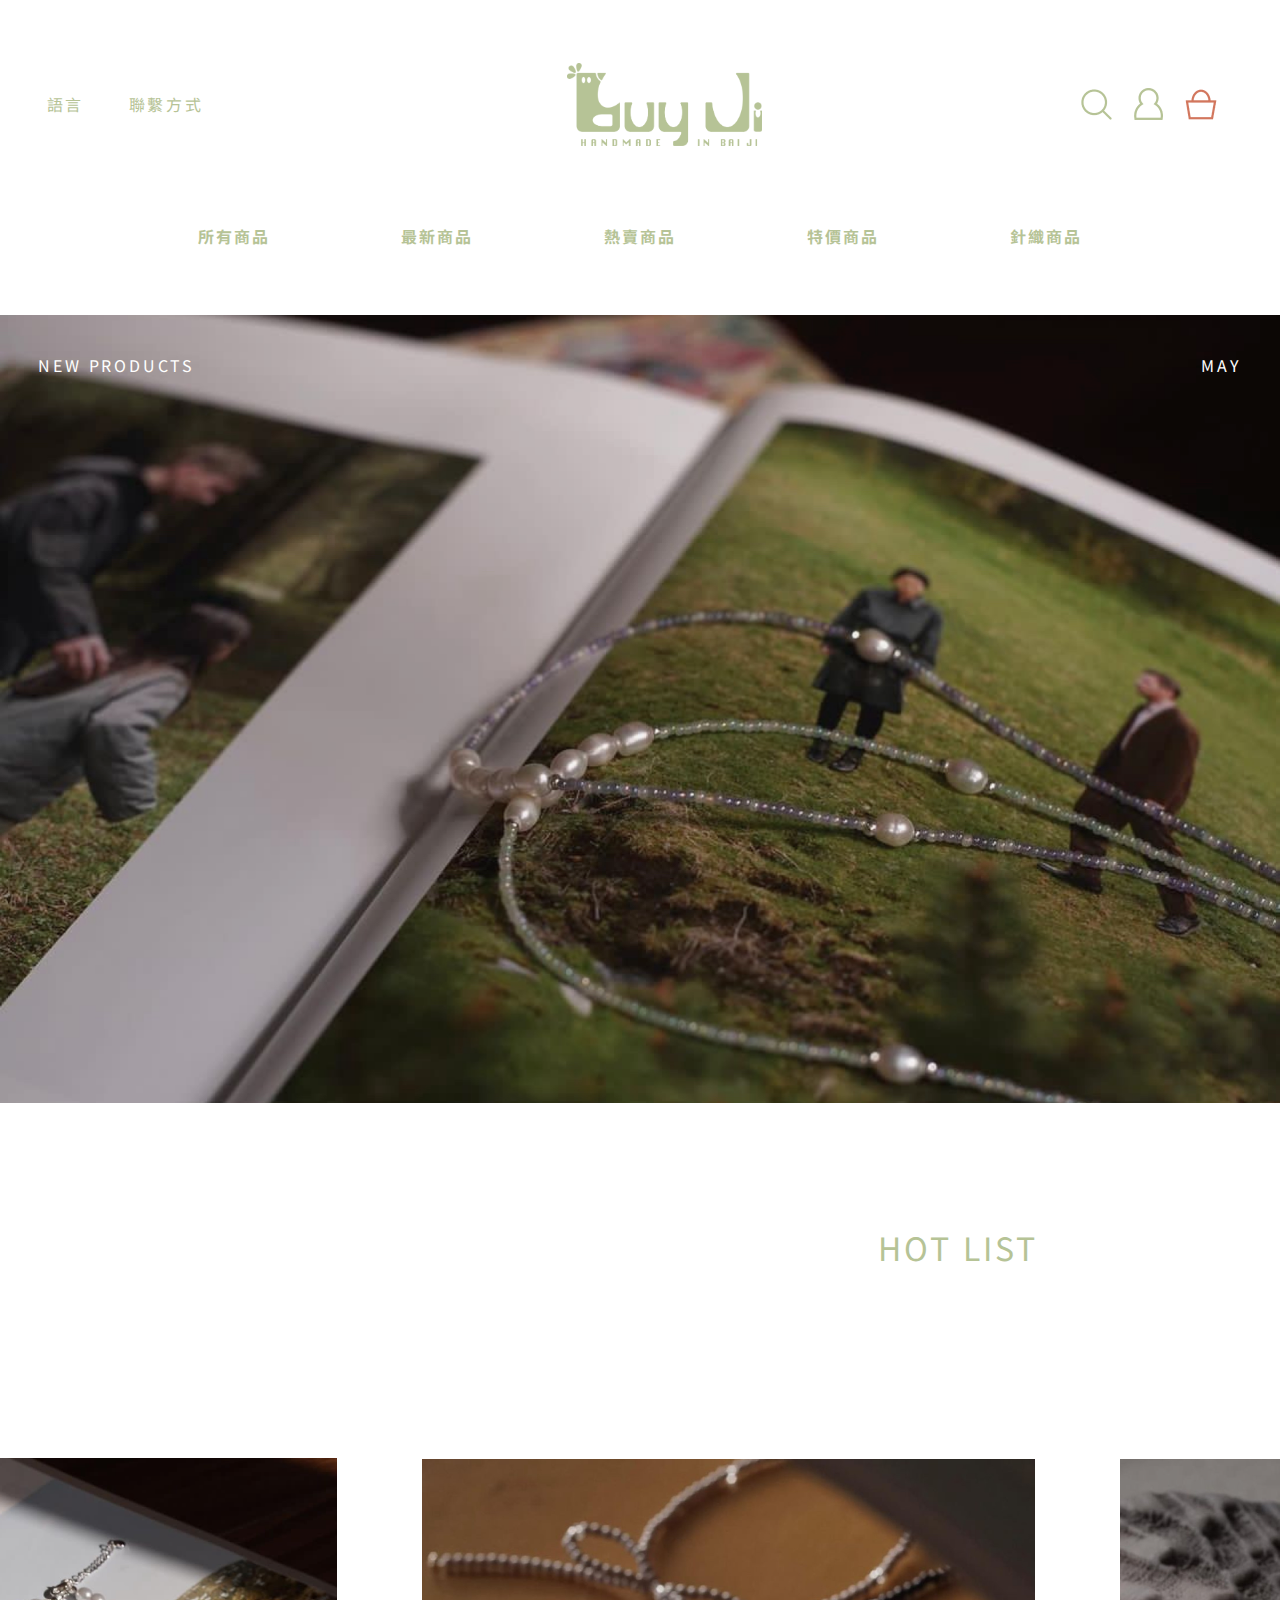
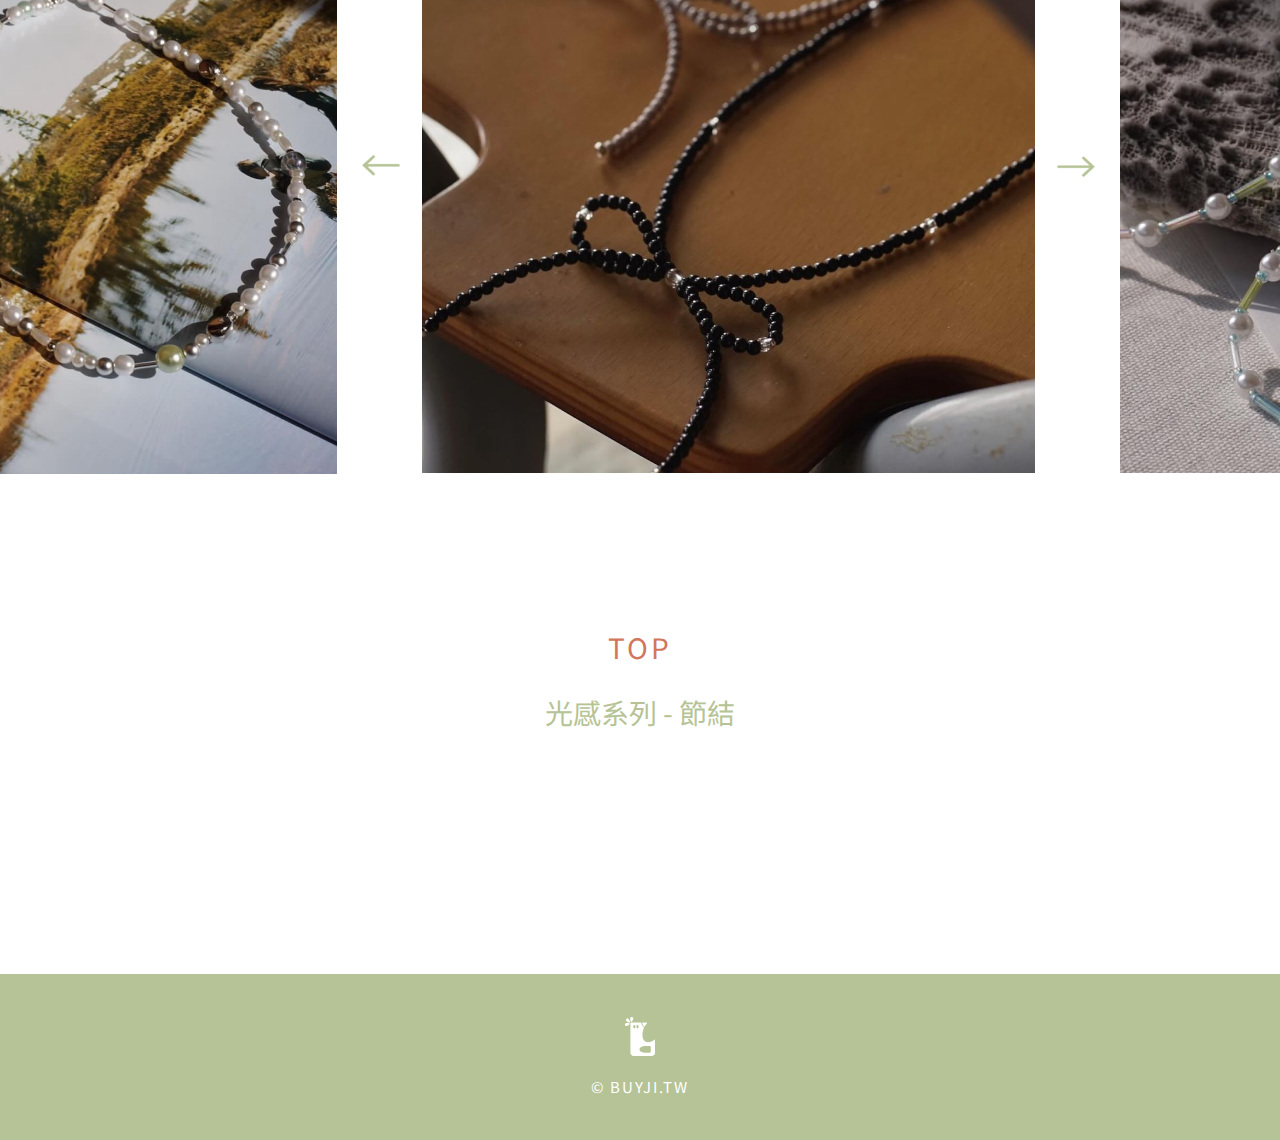
<file: index.html>
<!DOCTYPE html>
<html lang="en">
<head>
    <meta charset="UTF-8">
    <link rel="stylesheet" href="./css/style.css">
    <link rel="preconnect" href="https://fonts.googleapis.com">
    <link rel="preconnect" href="https://fonts.gstatic.com" crossorigin>
    <link href="https://fonts.googleapis.com/css2?family=Noto+Sans+TC:wght@100;200;300;400;500;600;700;800;900&display=swap" rel="stylesheet">
    <link rel="shortcut icon" href="./img/favicon.ico" />
    <link rel="icon" href="./img/favicon.ico" />
    <meta name="viewport" content="width=device-width, initial-scale=1.0">
    <title>BUY JI 㿟雞</title>
</head>
<body>
    <header>
        <div class="inheader">
        <div  class='text'>語言</div>
        <div  class='text'>聯繫方式</div>
        
        <a class='logo' href="./index.html" ><img src="./img/logo.png" alt="logo"></a>
        <img class='icon' src="./img/search.png" alt="search">
        <img class='icon' src="./img/personal.png" alt="personal">
        <img class='icon' src="./img/buybag.png" alt="buybag">
        </div>
    </header>

    <nav>
        <ul type="none">
            <li class="text"><a href="./allprpduct.html">所有商品</a></li>
            <li class="text"><p>最新商品</p></li>
            <li class="text"><p>熱賣商品</p></li>
            <li class="text"><p>特價商品</p></li>
            <li class="text"><p>針織商品</p></li>
        </ul>
    </nav>

    <article>
        <div class="cover_text">
        <p>NEW PRODUCTS</p>
        <p>MAY</p>
        </div>
        <div  class='cover' >
            <img src="./img/product/main_cover.png" alt="cover"></div>
        <div  class='dot'>
            <img src="./img/dot.png" alt="dot"></div>
            <p class="hotlist" >HOT LIST</p>
            
        <div class="product_img">
        <a  >
            <img src="./img/product/IMG_hotlist_1.png" alt="L_hotlist"></a>
        <a  class='arrow' >
            <img src="./img/L_arrow.png" alt="L_arrow"></a>
        <a  href="./knot.html">
            <img src="./img/product/IMG_hotlist_2.png" alt="M_hotlist"></a>
        <a  class='arrow' >
            <img src="./img/R_arrow.png" alt="R_arrow"></a>
        <a  class="R_hotlist">
            <img src="./img/product/IMG_hotlist_3.png" alt="R_hotlist"></a></div>
        <p class='TOP' >TOP</p>
        <p class="pro_name"><a href="./knot.html">光感系列 - 節結</a></p>
    </article>

    <footer>
        <div  class='slogo'>
            <img src="./img/s_logo.png" alt="s_logo"></div>
        <p class='© BUYJI.TW' >© BUYJI.TW</p>
    </footer>

</body>
</html>
</file>
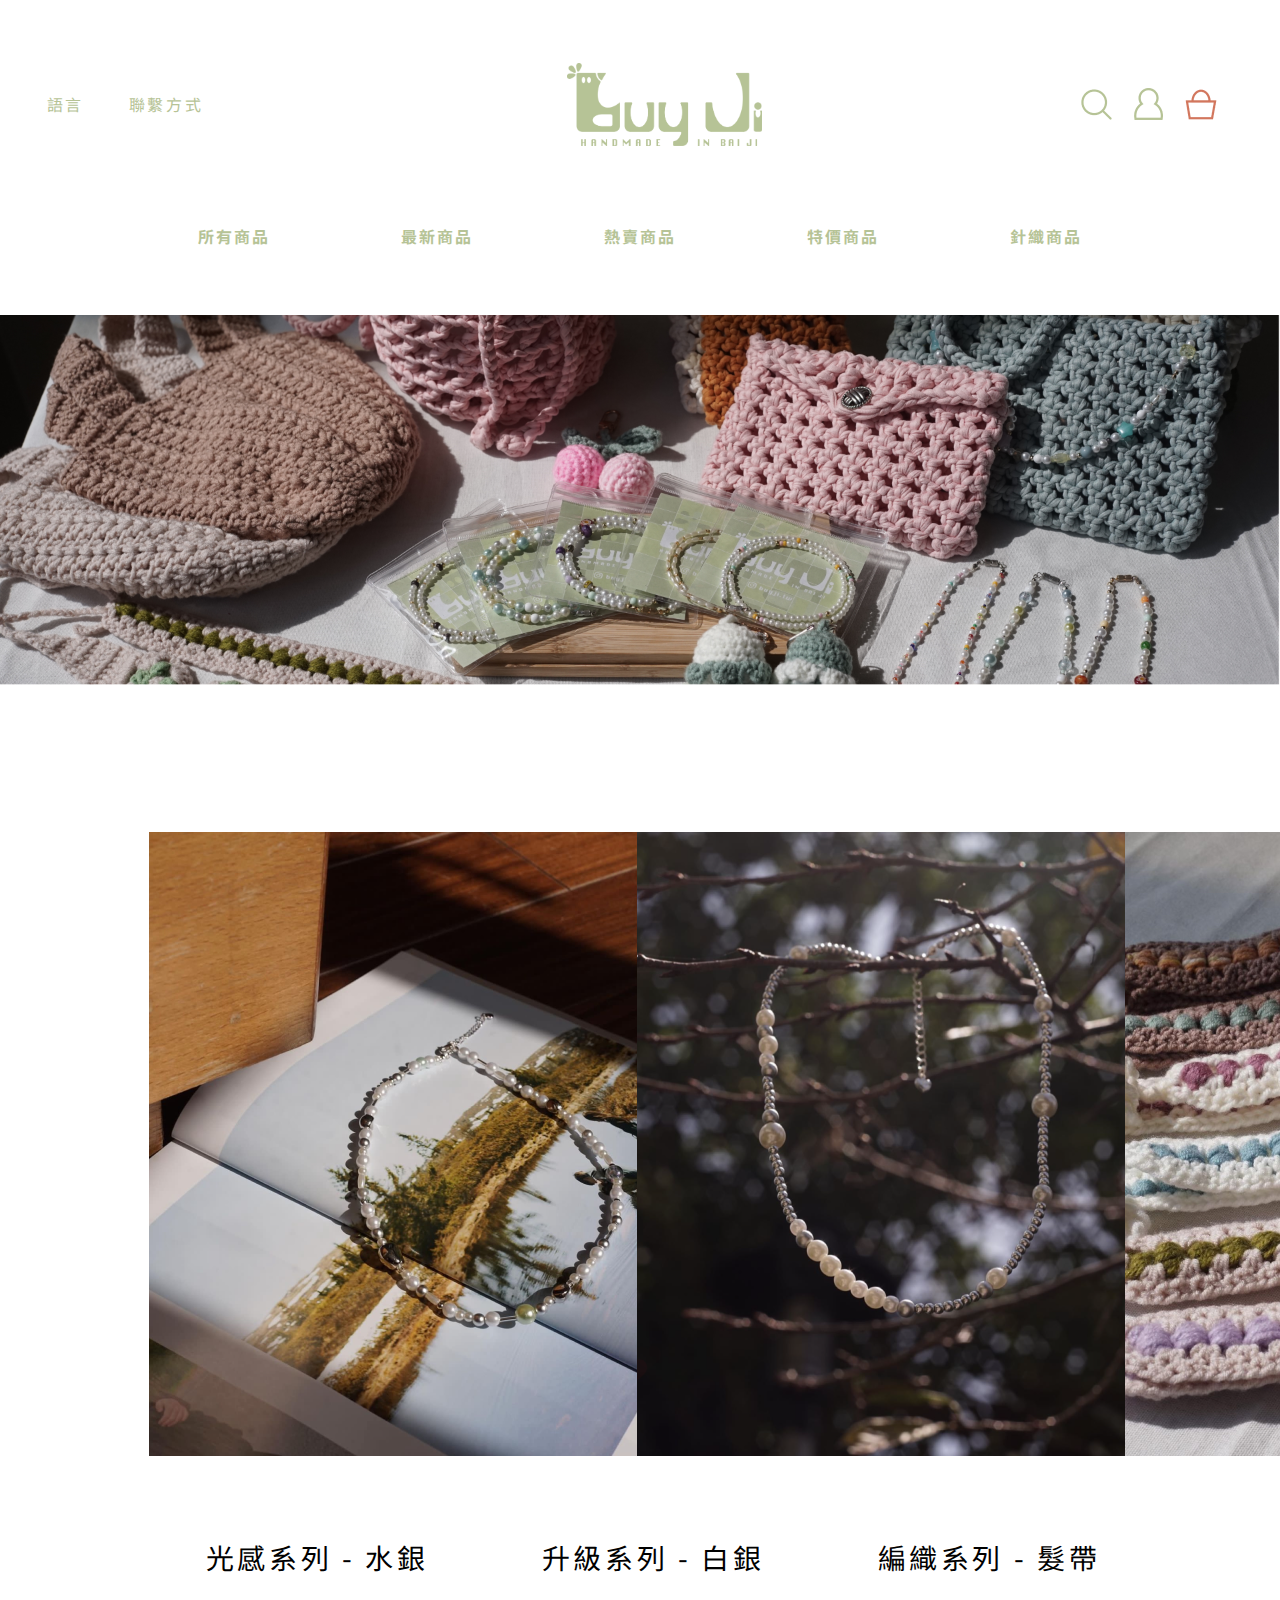
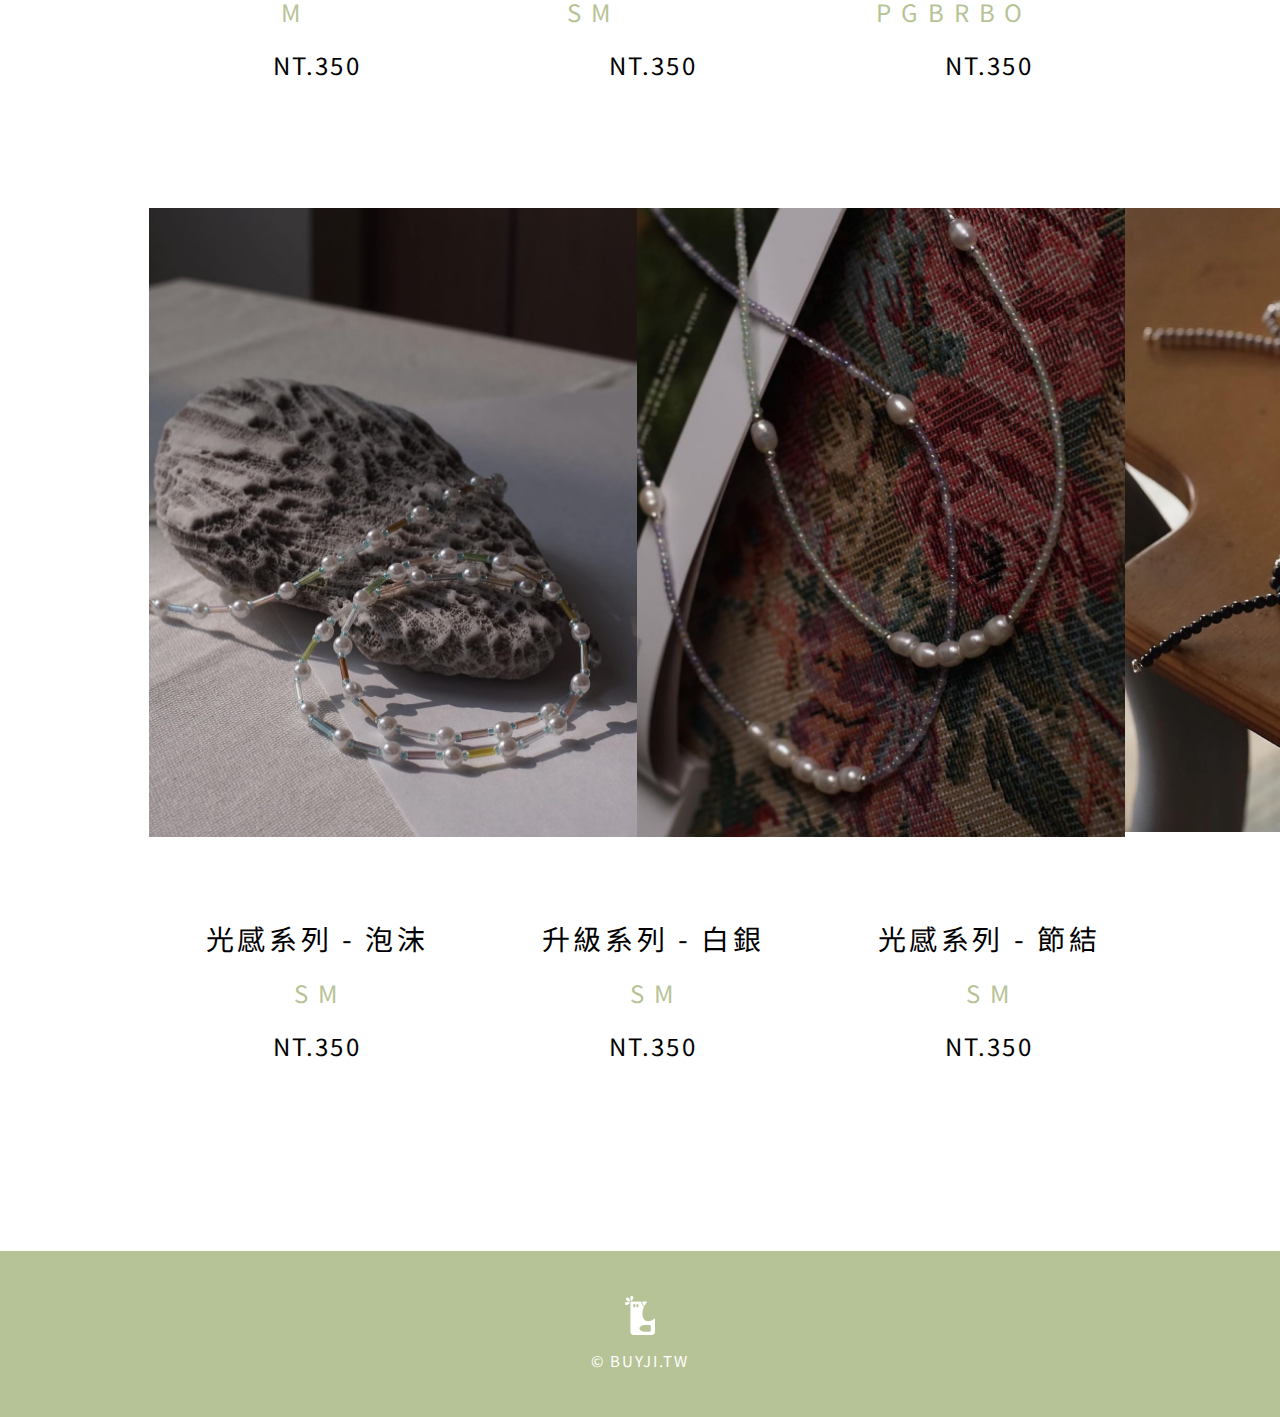
<file: allprpduct.html>
<!DOCTYPE html>
<html lang="en">
<head>
    <meta charset="UTF-8">
    <link rel="stylesheet" href="./css/style.css">
    <link rel="preconnect" href="https://fonts.googleapis.com">
    <link rel="preconnect" href="https://fonts.gstatic.com" crossorigin>
    <link href="https://fonts.googleapis.com/css2?family=Noto+Sans+TC:wght@100;200;300;400;500;600;700;800;900&display=swap" rel="stylesheet">
    <link rel="shortcut icon" href="./img/favicon.ico" />
    <link rel="icon" href="./img/favicon.ico" />
    <meta name="viewport" content="width=device-width, initial-scale=1.0">
    <title>BUY JI - 所有商品</title>
</head>
<body>
    <header>
        <div class="inheader">
        <div  class='text'>語言</div>
        <div  class='text'>聯繫方式</div>
        
        <a class='logo' href="./index.html" ><img src="./img/logo.png" alt="logo"></a>
        <img class='icon' src="./img/search.png" alt="search">
        <img class='icon' src="./img/personal.png" alt="personal">
        <img class='icon' src="./img/buybag.png" alt="buybag">
        </div>
    </header>
            
    <nav>
        <ul type="none">
            <li class="text"><a href="./allprpduct.html">所有商品</a></li>
            <li class="text"><p>最新商品</p></li>
            <li class="text"><p>熱賣商品</p></li>
            <li class="text"><p>特價商品</p></li>
            <li class="text"><p>針織商品</p></li>
        </ul>
    </nav>
    
    <article>
        <img src="./img/product/ap_all.png" alt="allprpduct">
    <span>
        <div class="imgpro">
        <img src="./img/product/ap_1.png" alt="allproduct_1">
        <img src="./img/product/ap_2.png" alt="allproduct_2">
        <img src="./img/product/ap_3.png" alt="allproduct_3">
        </div>
        <div class="allpro_name">
        <p>光感系列 - 水銀</p>
        <p>升級系列 - 白銀</p>
        <p>編織系列 - 髮帶</p>
        </div>
        <div class="all_size">
        <p>M</p>
        <p>S M</p>
        <p>P G B R B O</p>
        </div>
        <div class="all_dollar">
        <p>NT.350</p>
        <p>NT.350</p>
        <p>NT.350</p>
        </div>
        <div class="imgpro">
        <img src="./img/product/ap_4.png" alt="allprpduct_4">
        <img src="./img/product/ap_5.png" alt="allproduct_5">
        <a href="./knot.html" >
            <img src="./img/product/ap_6.png" alt="allproduct_6"></a>
        </div>
        <div class="all_pro_inf">
        <div class="allpro_name">
        <p>光感系列 - 泡沫</p>
        <p>升級系列 - 白銀</a>
        <p>光感系列 - 節結</p>
        </div>
        <div class="all_size">
        <p>S M</p>
        <p>S M</p>
        <p>S M</p>
        </div>
        <div class="all_dollar">
        <p>NT.350</p>
        <p>NT.350</p>
        <p>NT.350</p>
        </div>
        </div>
    </span>
    </article>
    <footer>
        <div class='slogo'></div>
        <img src="./img/s_logo.png" alt="s_logo">
        <p class='© BUYJI.TW' >© BUYJI.TW</p>
    </footer>
</body>
</html>
</file>
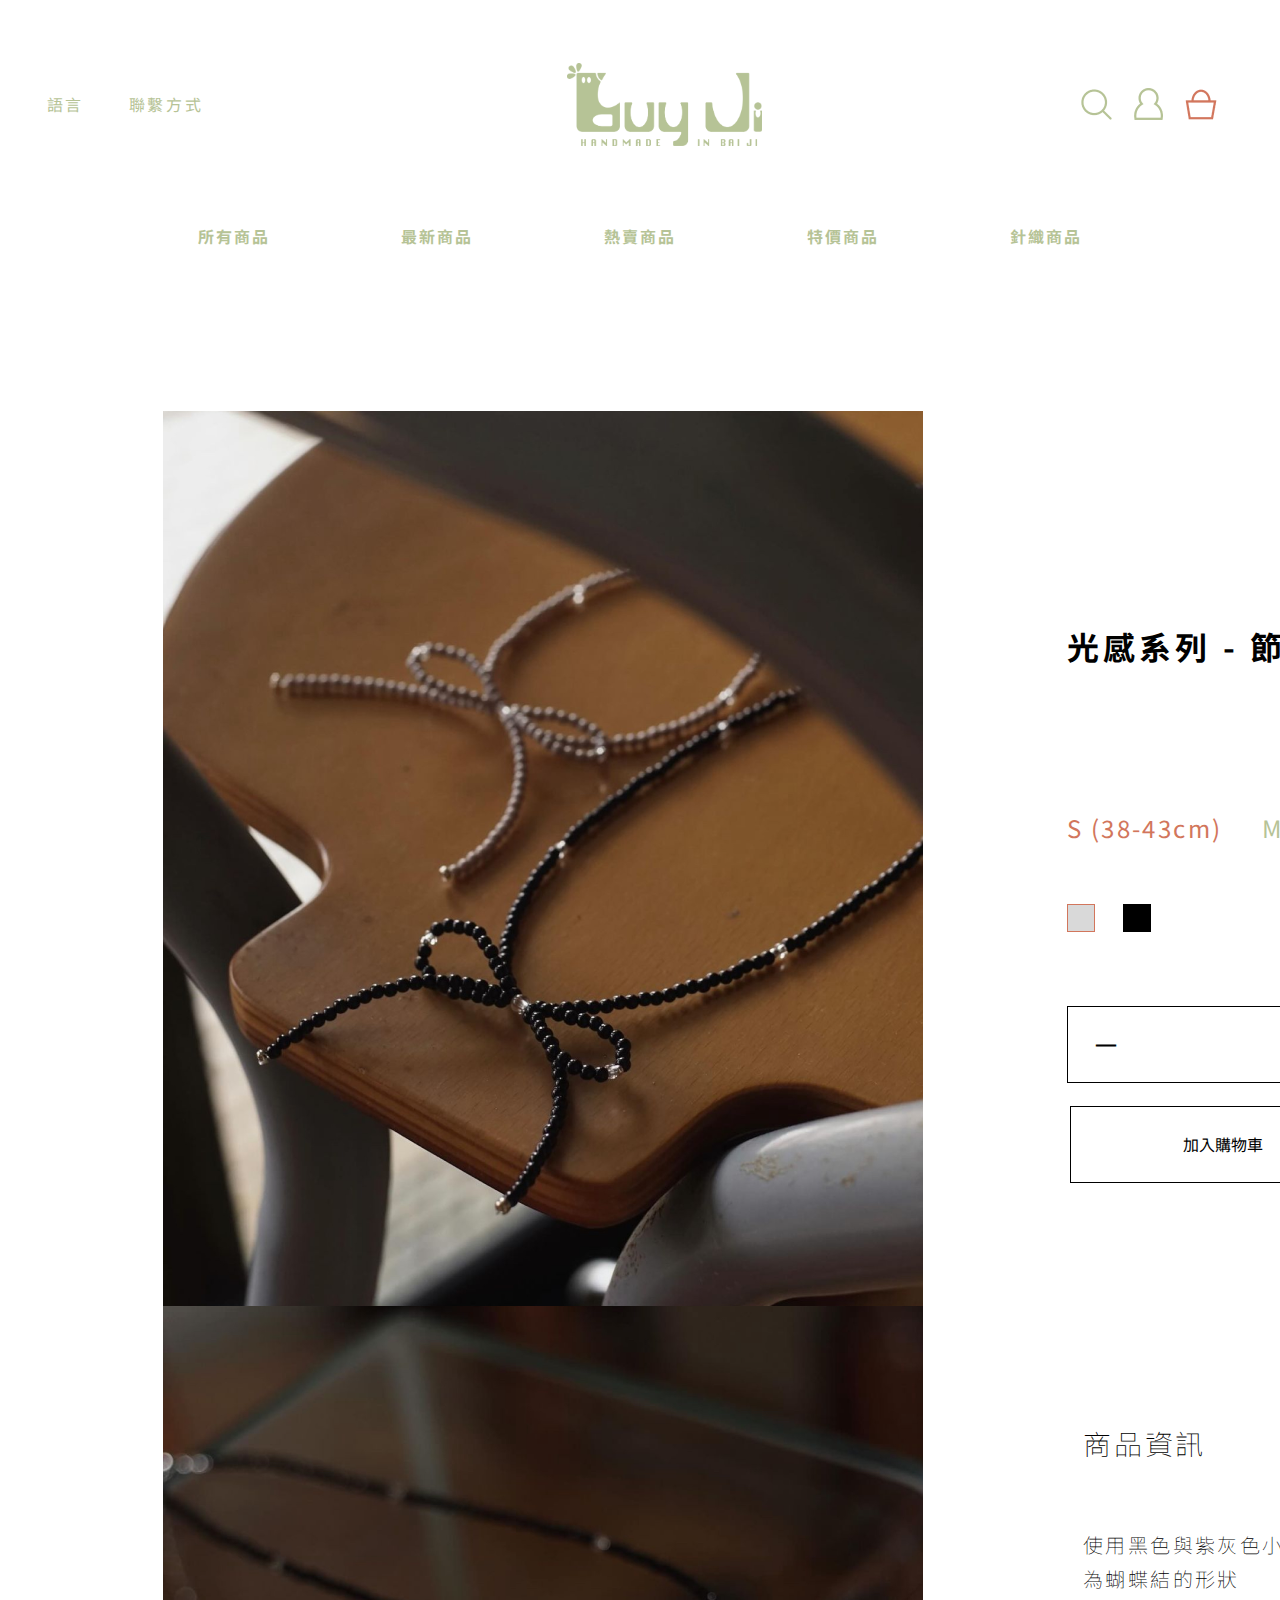
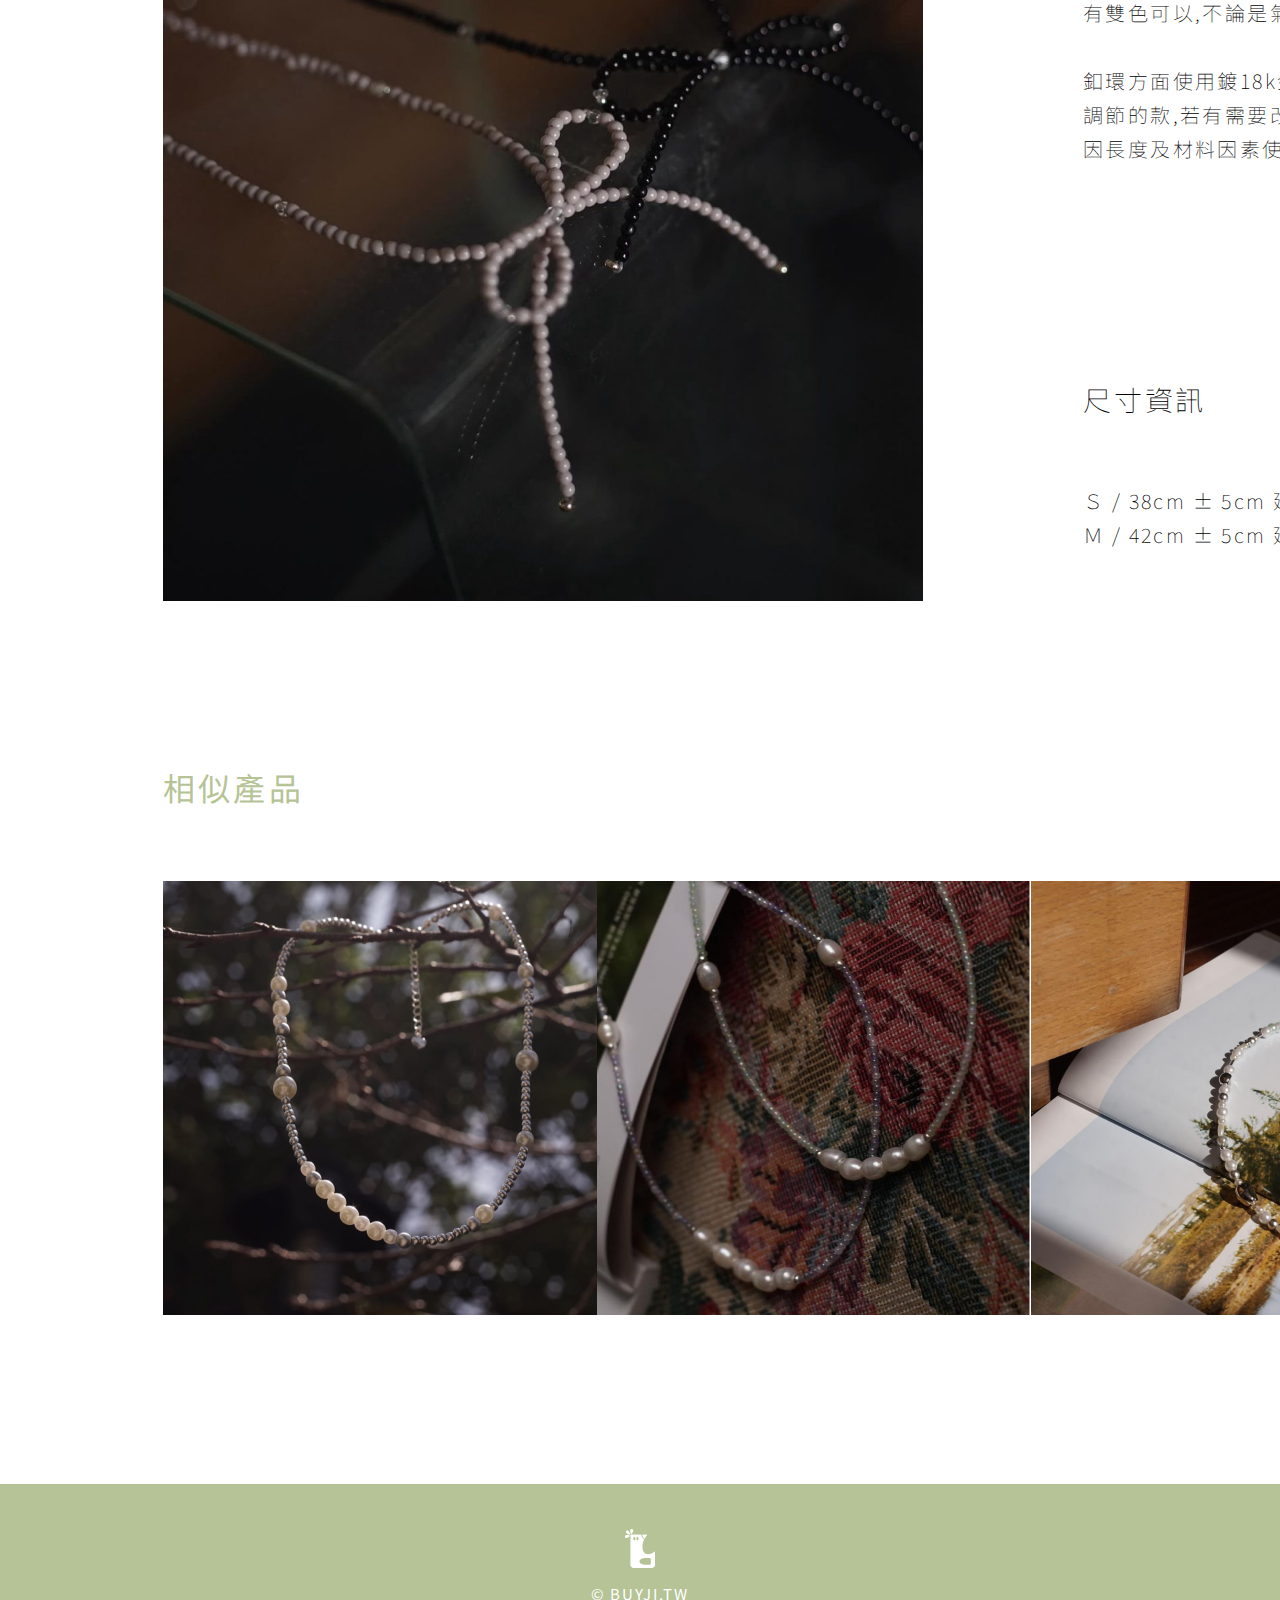
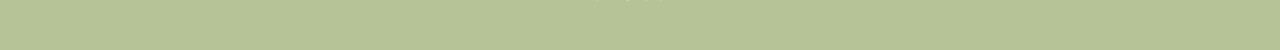
<file: knot.html>
<!DOCTYPE html>
<html lang="en">
<head>
    <meta charset="UTF-8">
    <link rel="stylesheet" href="./css/style.css">
    <link rel="preconnect" href="https://fonts.googleapis.com">
    <link rel="preconnect" href="https://fonts.gstatic.com" crossorigin>
    <link href="https://fonts.googleapis.com/css2?family=Noto+Sans+TC:wght@100;200;300;400;500;600;700;800;900&display=swap" rel="stylesheet">
    <link rel="shortcut icon" href="./img/favicon.ico" />
    <link rel="icon" href="./img/favicon.ico" />
    <meta name="viewport" content="width=device-width, initial-scale=1.0">
    <title>BUY JI - 光感系列-節結</title>
</head>
<body>
    <header>
        <div class="inheader">
        <div  class='text'>語言</div>
        <div  class='text'>聯繫方式</div>
        
        <a class='logo' href="./index.html" ><img src="./img/logo.png" alt="logo"></a>
        <img class='icon' src="./img/search.png" alt="search">
        <img class='icon' src="./img/personal.png" alt="personal">
        <img class='icon' src="./img/buybag.png" alt="buybag">
        </div>
    </header>
            
    <nav>
        <ul type="none">
            <li class="text"><a href="./allprpduct.html">所有商品</a></li>
            <li class="text"><p>最新商品</p></li>
            <li class="text"><p>熱賣商品</p></li>
            <li class="text"><p>特價商品</p></li>
            <li class="text"><p>針織商品</p></li>
        </ul>
    </nav>

    <article class="knot_article">
        <section class="knot">
        <section class="knot_img">
        <img src="./img/product/IMG_product_1.png">
        <img src="./img/product/IMG_product_2.png">
        </section>
        <section class="knot_inf">            
        <p class="title">光感系列 - 節結</p>
        <p class="knot_dollar">NT.350</p>
        <br>
        <p class="knot_size">S  (38-43cm) <span class="M">M  (42-47cm)</p>
        <br>
        <div class='block' >
            <img src="./img/g_block.png"/>
            <img src="./img/BK_block.png"/>
        </div>
        <div class="amount">
            <p class='add'>－</p>
            <p>01</p>
            <p class='add'>＋</p>
        </div>
        <div class="btn">
            <p  class='add_car'>加入購物車</p>
            <p  class='buy_now' >直接購買</p>       
        </div>
            <h6 class='product_inf' >商品資訊</h6>
                    
            <p class='inf' >
                使用黑色與紫灰色小樹脂珠為主體,搭配透明玻璃珠點綴纏繞為蝴蝶結的形狀<br>
                有雙色可以,不論是氣質或是帥酷穿搭都能夠完美搭上
                <br>
                <br>
                釦環方面使用鍍18k金延長鏈,尾端有愛心小掛飾,項鍊皆為可調節的款,若有需要改短請提前告知<br>
                因長度及材料因素使每條搭配稍有不,購買前可先詢問
            </p>
            <h6 class='size_inf'>尺寸資訊</h6>
            <p class='size' >
                Ｓ / 38cm ± 5cm 延長鏈 （小愛心掛飾款）
                <br>
                Ｍ / 42cm ± 5cm 延長鏈 （小愛心掛飾款）
            </p>
        </section>
        </section>
            <h class='alike_product'>相似產品</h>
            <div class="alike_img">
            <img class="alike_aimg" src="./img/product/IMG_product_3.png">
            <img class="alike_aimg" src="./img/product/IMG_product_4.png">
            <img class="alike_aimg" src="./img/product/IMG_product_5.png">
            </div>
    </article>

    <footer>
        <div  class='slogo' alt="s_logo"></div>
        <img src="./img/s_logo.png">
        <p class='© BUYJI.TW' >© BUYJI.TW</p>
    </footer>
</body>
</html>
</file>
<file: css/style.css>
html {
    background-color: #fff;
    font-family: 'Noto Sans TC', sans-serif;
    max-width: 1920px;
    max-height: 3240px;
    font-size: 1rem;
}

body{
    margin: 0;
}
p {
    padding: 0;
    margin: auto;
}
a {
    text-decoration:none;
    color: #B6C396;
}
a:visited {
    color:#B6C396;
}
a:hover {
    color:#D2765C;
}
img {
    max-width: 100vw;
}
.img:hover {
    cursor: pointer;
}
.text:hover {
    cursor: pointer;
    color: #D2765C;
}

.arrow:hover {
    cursor: pointer;
}

.alike_aimg:hover {
    cursor: pointer;
}

.knot_size:hover {
    cursor: pointer;
}

.add:hover {
    cursor: pointer;
}

.add_car:hover {
    cursor: pointer;
}
.buy_now:hover {
    cursor: pointer;
}
.block img:hover {
    cursor: pointer;
}

header{
    max-width: 1920px;
    height: 86px;
    margin: auto;
    padding: 4.8vw 3.26vw 5.8vw 3.65vw;
    display: flex;
    align-items: center;
}

.icon:hover {
    cursor: pointer;
}

.inheader {
    width: 100vw;
    max-width: 1657px;
    max-height: 86px;
    margin: auto;
    display:block;
    display:flex;
    justify-content:center;
    align-items: center;
}

header .text {
    color: #B6C396;
    font-size: 1rem;
    letter-spacing: 2.6px;
    display: inline-block;
    display:flex;
    justify-content:flex-start;
    max-height: 29px;
    width: auto;
    margin-right:3.5vw ;
}


.logo {
    width: 20%; /* 或者其他相对单位，根据设计需要调整 */
    padding: 0;
    margin: auto;
    display: inline-block;
    flex:1;
    display: flex;
    justify-content: space-around;
}

.logo img {
    max-width: 195px; /* 保持图片的宽度在其父元素内，随父元素变化 */
    height: auto; /* 高度等比例缩放 */
    display: flex;
    justify-content: center;
}

header .icon{
    display: flex;
    align-items: center;
    justify-content: flex-end;
    margin-right: 1.7vw;
    max-width: 100%; /* 保持图片的宽度在其父元素内，随父元素变化 */
    height: auto; /* 高度等比例缩放 */
}

header .icon img {
    max-width: 50%; /* 保持图片的宽度在其父元素内，随父元素变化 */
    height: auto; /* 高度等比例缩放 */
    display: flex;
    justify-content: center;
}

nav {
    max-width: 1920px;
    width: 100vw;
    max-height: 29px;
    padding-bottom:5vw ;
    margin: auto;
    display: flex;
    align-items: center;
    display: inline-block;
    justify-self:center;
}

ul {
    display:block;
    display:flex;
    justify-content: space-between;
    align-items: center;
    text-align: center;
    color:#B6C396;
    font-weight: 700;
    letter-spacing: 2px;
    margin: auto;
    padding-left:15.5vw;
    padding-right:15.5vw;
    height: 29px;
}

.cover_text {
    position: absolute;
    display: flex;
    max-width: 1920px;
    width: 94vw;
    color: #fff;
    letter-spacing: 2.8px;
    margin-top: 3vw;
    justify-content: space-between;
    padding-left: 3vw;
    padding-right: 3vw;
}

.cover {
    max-width: 1920px;
    width: 90vw;
    margin: auto;
    display:flex;
    justify-content: center;
}

.cover_text p{
    margin:0;
    display: inline;
}

.dot {
    position: absolute;
}
.dot img {
    position: absolute;
    max-width: 100%;
    height: auto;
    top: 1106px;
    left: 45vw;
}

.hotlist {
    color: #B6C396;
    font-size: 32px;
    padding: 121px 871px 188px 878px;
    max-width: 1920px;
    width: 94vw;
    height: auto;
    letter-spacing: 3.2px;
    font-weight: 400;
}

.product_img {
    max-width: 1920px;
    height: auto;
    display: flex;
    justify-content: space-between;
    align-items: center;
}

.TOP {
    color: #D2765C;
    font-size: 28px;
    letter-spacing: 2.8px;  
    display: flex;
    justify-content: center;
    padding-top: 148px;
    padding-bottom: 25px;
}

.pro_name {
    display: flex;
    justify-content: center;
    padding-bottom: 242px;
    color: #000;
    font-size: 28px;
}

footer {
    max-width: 1920px;
    height: 166px;
    background-color: #B6C396;
    display: flex;
    justify-content: center;
    flex-direction: column;
    align-items: center;
}

footer p{
    color: #fff;
    margin: 0;
    font-size: 15px;
    letter-spacing: 1.95px;
    padding-top: 15px;
}

footer .s_logo {
    display: inline-block;
    justify-content: center;
    align-items: center;
    width: 30px;
    height: 39px;
}

span {
    display: flex;
    justify-content: center;
    display: block;
    padding-top: 142px;
    padding-right: 123px;
    padding-left: 149px;
    max-width: 1920px;
}

.imgpro {
    display: flex;
    justify-content: space-between;
}

.allpro_name {
    font-size: 28px;
    letter-spacing: 3.64px;
    font-weight: 400;
    display: flex;
    justify-content: space-between;
    text-align: center;
    padding-top: 81px;
    padding-bottom: 17px;
}

.all_size {
    color: #B6C396;
    font-size: 24px;
    letter-spacing: 2.4px;
    font-weight: 400;
    display: flex;
    text-align: center;
    padding-bottom: 18px;
}

.all_dollar {
    text-align: center;
    font-size: 24px;
    letter-spacing: 2.4px;
    display: flex;
    justify-content: space-between;
    margin: 0;
    padding-bottom: 126px;
}

.all_pro_inf {
    display: block;
    padding-bottom: 62px;
}

.knot_article {
    display: block;
    max-width: 1920px;
    padding: 96px 165px 169px 163px;
}

.knot {
    display:flex;
}

.knot_img {
    display: flex;
    flex-direction: column;
    flex:1;
    max-width:760px;
    height: auto;
    padding: 0;
}

.knot_inf {
    padding: 0;
    flex:1;
    margin-left: 144px;
}

.title {
    font-size: 32px;
    font-weight: 700;
    letter-spacing: 4.16px;
    text-transform: capitalize;
    padding-top: 212px;
    display: inline-block;
}

.knot_dollar {
    font-size: 32px;
    letter-spacing: 3.2px;
    padding-left: 249px;
    display: inline-block;
}

.knot_size {
    color: #D2765C;
    font-size: 24px;
    letter-spacing: 2.4px;
    display: inline-block;
    margin-top: 95px;
}

.M {
    display: inline-block;
    color: #B6C396;
    padding: 0;
    margin-left: 32px;
}

.block {
    width: 84px;
    display: flex;
    justify-content: space-between;
    margin-top: 59px;
    margin-bottom: 74px;
}

.amount {
    display: block;
    display: flex;
    justify-content: space-between;
    width: 623px;
    height: 75px;
    border: 1px solid #000;
    color: #D2765C;
    font-size: 28px;
    letter-spacing: 2.8px;
    align-items: center;
    margin-bottom: 23.13px;
}

.add {
    color: #000;
    margin: 0;
    display: inline-block;
    margin-left: 24px;
    margin-right: 24px;
}

.add_car {
    display: inline-block;
    display: flex;
    justify-content: center;
    align-items: center;
    width: 305px;
    height: 74.9px;
    border: 1px solid #000;
}

.buy_now {
    display: inline-block;
    display: flex;
    width: 305px;
    height: 74.9px;
    justify-content: center;
    align-items: center;
    background-color: #D9D9D9;
}

.btn {
    display: block;
    display: flex;
    width: 623px;
    height: 75px;
    margin: 0;
    justify-content: space-between;
}

.product_inf {
    font-size: 28px;
    font-weight: 100;
    letter-spacing: 2.8px;
    text-transform: capitalize;
    margin-top: 242.02px;
    margin-left: 16px;
}
.inf {
    font-size: 20px;
    font-weight: 100;
    text-transform: capitalize;
    letter-spacing: 2.4px;
    line-height: 170.2%;
    margin-top: 41px;
    margin-left: 16px;
}

.size_inf {
    font-size: 28px;
    font-weight: 100;
    letter-spacing: 2.8px;
    text-transform: capitalize;
    margin-top: 213px;
    margin-left: 16px;
}

.size {
    font-size: 20px;
    font-weight: 100;
    line-height: 170.2%;
    letter-spacing: 2.4px;
    text-transform: capitalize;
    margin-left: 16px;
}

.alike_product {
    display: block;
    color: #B6C396;
    font-size: 32px;
    letter-spacing: 3.2px;
    padding-top: 163px;
    padding-bottom: 71px;
}

.alike_img {
    display: block;
    display: flex;
    justify-content: space-between;
}

@media screen and (min-width: 1920px) {
    html {
        font-size: 20px;
        width: 100%;
    }
    .logo {
        width: 30%; /* 在小尺寸设备上，logo 占据更大的比例 */
    }
    .icon {
        width: 1.5%; /* 在小尺寸设备上，logo 占据更大的比例 */
    }
}
@media screen and (max-width: 1024px) {
    html {
        font-size:10px;
        width: 100%;
    }
    .logo {
        width: 1%; /* 在更小的设备上，logo 变得更大 */
    }
    .icon {
        width: 3%; /* 在小尺寸设备上，logo 占据更大的比例 */
    }
}
</file>
